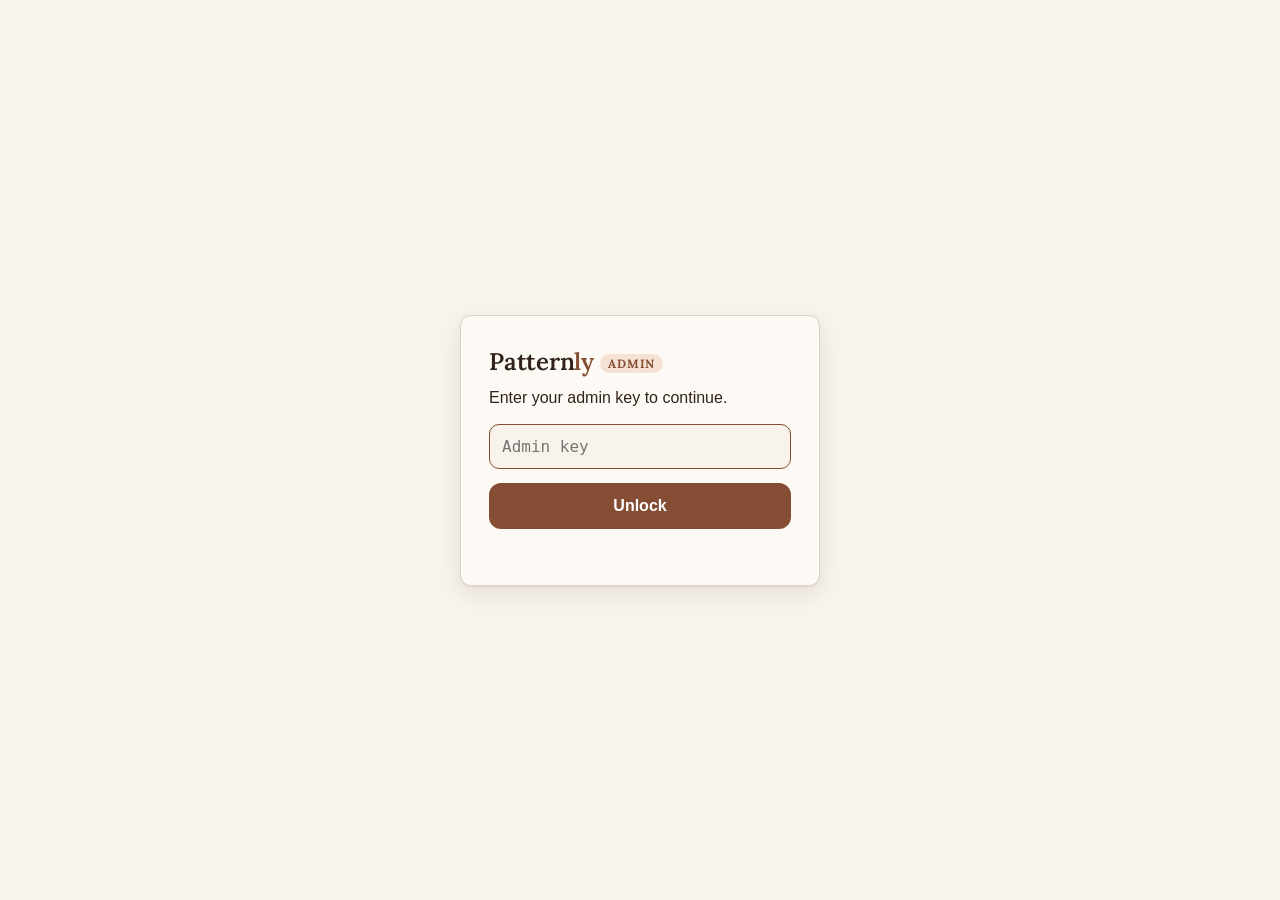
<file: admin.html>
<!DOCTYPE html>
<html lang="en">
<head>
  <meta charset="UTF-8" />
  <meta name="viewport" content="width=device-width, initial-scale=1" />
  <title>Patternly · Admin</title>
  <link rel="preconnect" href="https://fonts.googleapis.com" />
  <link rel="preconnect" href="https://fonts.gstatic.com" crossorigin />
  <link rel="stylesheet" href="https://fonts.googleapis.com/css2?family=Lora:ital,wght@0,500;0,600;0,700;1,500&display=swap" />
  <link rel="stylesheet" href="styles.css" />
  <link rel="stylesheet" href="admin.css" />
</head>
<body>
  <div id="admin">
    <!-- LOCK -->
    <div id="lock" class="lock">
      <div class="lock-card">
        <div class="brand">Pattern<span>ly</span> <span class="admin-tag">admin</span></div>
        <p class="mut">Enter your admin key to continue.</p>
        <input id="keyInput" type="password" class="report-input" placeholder="Admin key" autocomplete="off" />
        <button id="unlockBtn" class="modal-btn">Unlock</button>
        <div id="lockErr" class="lock-err"></div>
      </div>
    </div>

    <!-- APP -->
    <div id="panel" class="panel" style="display:none;">
      <header class="ad-header">
        <div class="brand">Pattern<span>ly</span> <span class="admin-tag">admin</span></div>
        <div class="totals" id="totals"></div>
        <button class="icon-btn" id="refreshBtn" title="Refresh">⟳</button>
      </header>

      <nav class="tabs">
        <button class="tab active" data-tab="queue">Review queue</button>
        <button class="tab" data-tab="submissions">Submissions</button>
        <button class="tab" data-tab="compose">Compose</button>
        <button class="tab" data-tab="schedule">Schedule</button>
      </nav>

      <!-- QUEUE -->
      <section class="tabpane active" id="pane-queue">
        <p class="mut" id="queueHint"></p>
        <div id="queueList"></div>
      </section>

      <!-- SUBMISSIONS -->
      <section class="tabpane" id="pane-submissions">
        <p class="mut" id="subHint"></p>
        <div id="submissionsList"></div>
      </section>

      <!-- COMPOSE -->
      <section class="tabpane" id="pane-compose">
        <div class="compose-grid">
          <div class="field"><label>Difficulty</label>
            <select id="cDiff"><option value="easy">Easy (3 examples)</option><option value="hard">Hard (4 examples)</option></select></div>
          <div class="field"><label>Puzzle ID</label><input id="cId" class="ti" /></div>
        </div>

        <label class="section-lbl">Examples</label>
        <div id="cExamples" class="examples-edit"></div>

        <div class="compose-grid">
          <div class="field"><label>Question input</label><input id="cQ" class="ti" inputmode="numeric" /></div>
          <div class="field"><label>Answer</label><input id="cA" class="ti" inputmode="numeric" /></div>
        </div>
        <div class="field"><label>Rule name (shown on reveal)</label><input id="cRule" class="ti" placeholder="e.g. Multiply by 3" /></div>

        <div id="checker" class="checker"></div>

        <label class="chk-line"><input type="checkbox" id="cOverride" /> Publish anyway (override ambiguity block)</label>
        <button id="saveBtn" class="modal-btn">Create puzzle</button>
      </section>

      <!-- SCHEDULE -->
      <section class="tabpane" id="pane-schedule">
        <p class="mut" id="runway"></p>
        <div id="scheduleList"></div>
      </section>
    </div>
  </div>

  <div class="toast" id="toast"></div>

  <script src="config.js"></script>
  <script src="checker.js"></script>
  <script src="admin.js"></script>
</body>
</html>
</file>
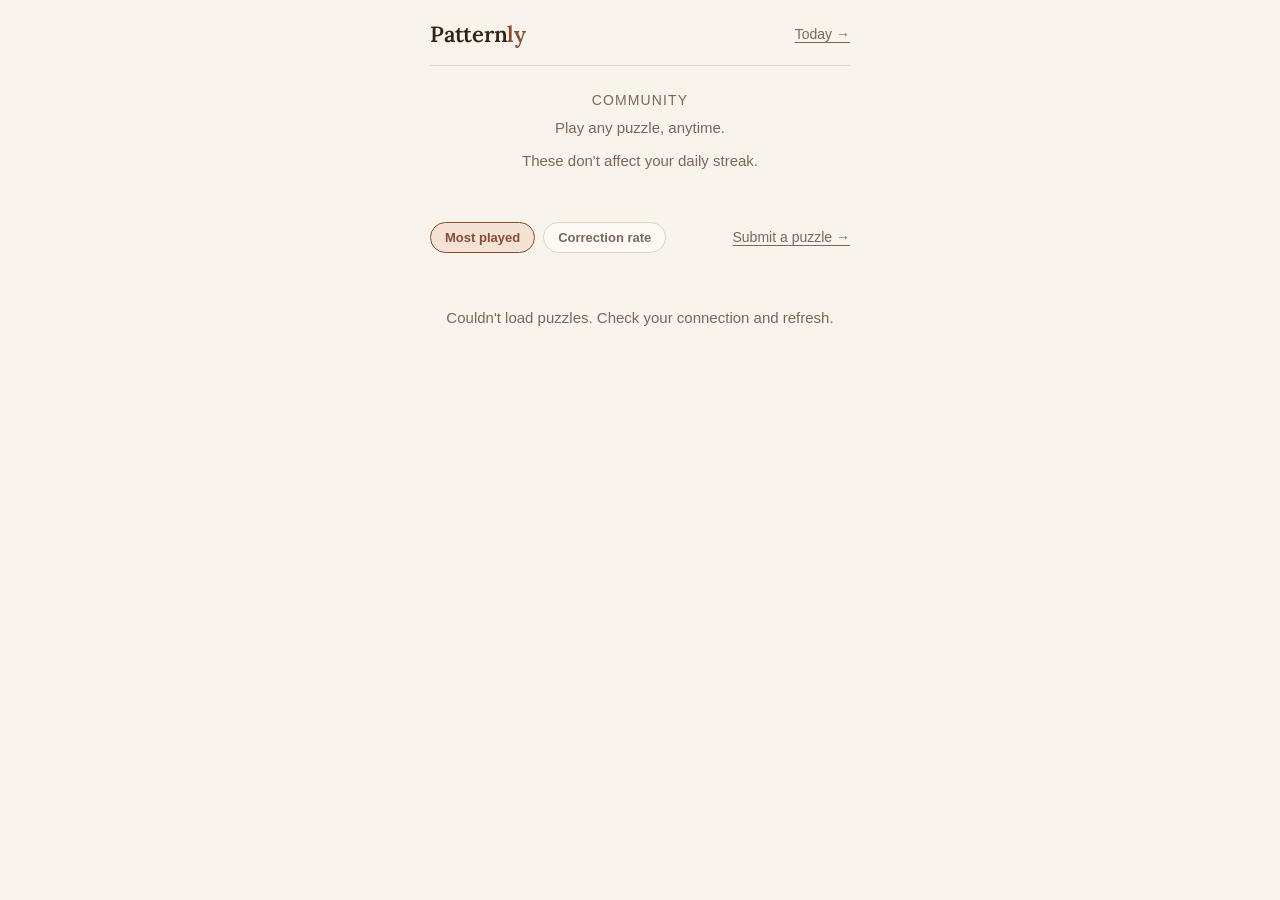
<file: community.html>
<!DOCTYPE html>
<html lang="en">
<head>
  <meta charset="UTF-8" />
  <meta name="viewport" content="width=device-width, initial-scale=1, viewport-fit=cover" />
  <meta name="theme-color" content="#8a5b34" />
  <title>Patternly · Community</title>
  <link rel="preconnect" href="https://fonts.googleapis.com" />
  <link rel="preconnect" href="https://fonts.gstatic.com" crossorigin />
  <link rel="stylesheet" href="https://fonts.googleapis.com/css2?family=Lora:ital,wght@0,500;0,600;0,700;1,500&display=swap" />
  <link rel="stylesheet" href="styles.css" />
</head>
<body>
  <div id="app">
    <header>
      <a class="brand" href="index.html">Pattern<span>ly</span></a>
      <a class="link-btn nav-link" href="index.html">Today →</a>
    </header>

    <main>
      <section class="screen active" style="padding-top:24px">
        <div class="home-top">
          <div class="home-date">Community</div>
          <div class="tagline">Play any puzzle, anytime.</div>
          <div class="home-streak" style="color:var(--muted)">These don't affect your daily streak.</div>
        </div>

        <div class="sort-row">
          <button class="sort-btn active" data-sort="plays">Most played</button>
          <button class="sort-btn" data-sort="rate">Correction rate</button>
          <a class="link-btn nav-link submit-link" href="submit.html">Submit a puzzle →</a>
        </div>

        <div class="archive-list" id="communityList">
          <div class="community-empty" id="loading">Loading puzzles…</div>
        </div>
      </section>
    </main>
  </div>

  <div class="toast" id="toast"></div>

  <script src="config.js"></script>
  <script src="community.js"></script>
</body>
</html>
</file>
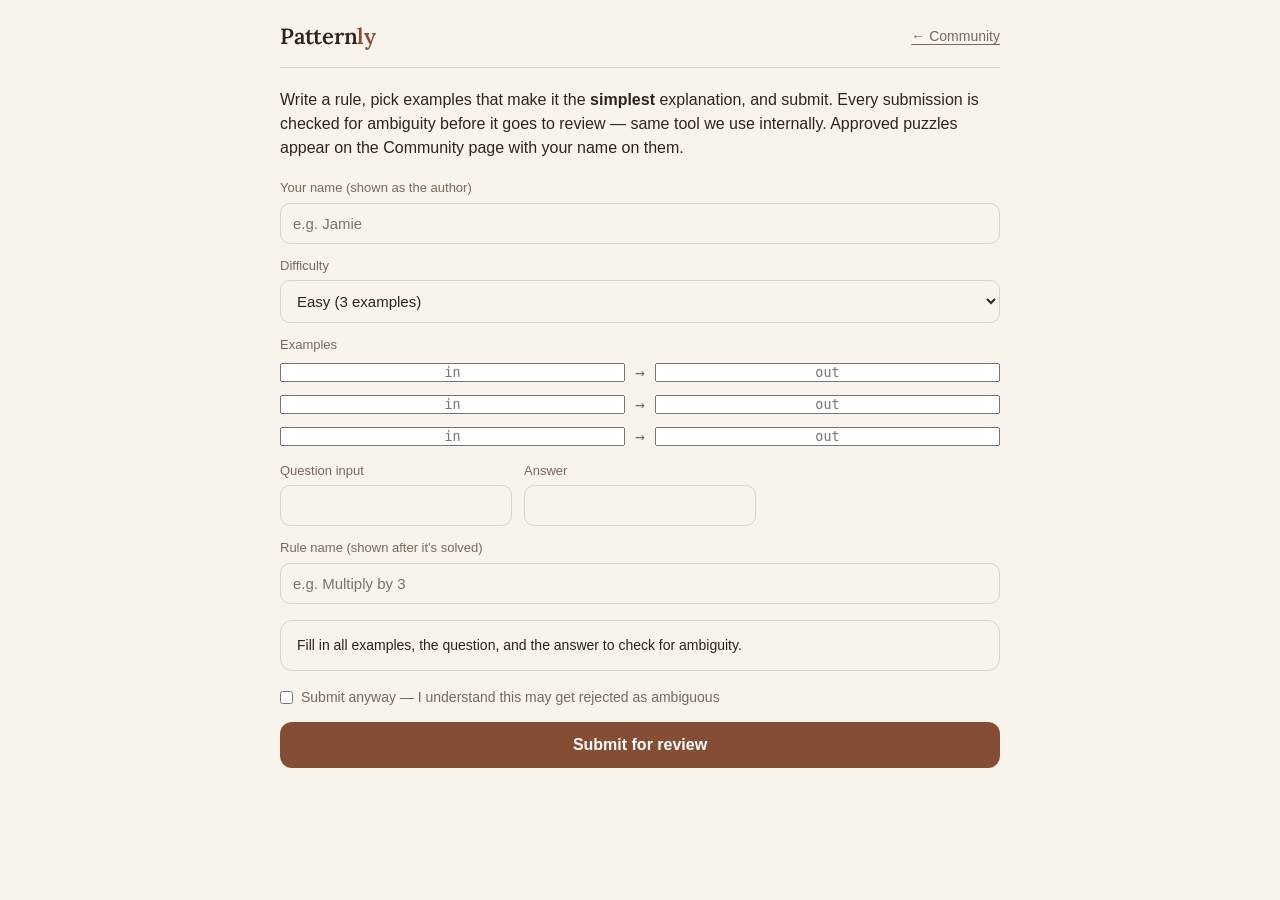
<file: submit.html>
<!DOCTYPE html>
<html lang="en">
<head>
  <meta charset="UTF-8" />
  <meta name="viewport" content="width=device-width, initial-scale=1, viewport-fit=cover" />
  <meta name="theme-color" content="#8a5b34" />
  <title>Patternly · Submit a puzzle</title>
  <link rel="preconnect" href="https://fonts.googleapis.com" />
  <link rel="preconnect" href="https://fonts.gstatic.com" crossorigin />
  <link rel="stylesheet" href="https://fonts.googleapis.com/css2?family=Lora:ital,wght@0,500;0,600;0,700;1,500&display=swap" />
  <link rel="stylesheet" href="styles.css" />
  <link rel="stylesheet" href="admin.css" />
</head>
<body>
  <div id="admin">
    <header class="ad-header">
      <a class="brand" href="community.html">Pattern<span>ly</span></a>
      <a class="link-btn nav-link" href="community.html" style="margin-left:auto">← Community</a>
    </header>

    <section style="padding:20px 0 60px;">
      <p class="mut" style="margin-bottom:18px;">
        Write a rule, pick examples that make it the <b>simplest</b> explanation, and submit.
        Every submission is checked for ambiguity before it goes to review — same tool we use
        internally. Approved puzzles appear on the Community page with your name on them.
      </p>

      <div id="form">
        <div class="field"><label>Your name (shown as the author)</label><input id="sName" class="ti" placeholder="e.g. Jamie" maxlength="40" /></div>

        <div class="field"><label>Difficulty</label>
          <select id="sDiff"><option value="easy">Easy (3 examples)</option><option value="hard">Hard (4 examples)</option></select></div>

        <label class="section-lbl">Examples</label>
        <div id="sExamples" class="examples-edit"></div>

        <div class="compose-grid">
          <div class="field"><label>Question input</label><input id="sQ" class="ti" inputmode="numeric" /></div>
          <div class="field"><label>Answer</label><input id="sA" class="ti" inputmode="numeric" /></div>
        </div>
        <div class="field"><label>Rule name (shown after it's solved)</label><input id="sRule" class="ti" placeholder="e.g. Multiply by 3" maxlength="60" /></div>

        <div id="checker" class="checker"></div>

        <label class="chk-line"><input type="checkbox" id="sOverride" /> Submit anyway — I understand this may get rejected as ambiguous</label>
        <button id="submitBtn" class="modal-btn">Submit for review</button>
      </div>

      <div id="done" style="display:none; text-align:center; padding:40px 0;">
        <div style="width:34px;height:2px;background:var(--accent);margin:0 auto 22px;"></div>
        <h2 style="margin:12px 0 6px;">Sent for review</h2>
        <p class="mut" id="doneMsg"></p>
        <a class="modal-btn" style="display:inline-block; margin-top:18px; text-decoration:none;" href="community.html">Back to Community</a>
      </div>
    </section>
  </div>

  <div class="toast" id="toast"></div>

  <script src="config.js"></script>
  <script src="checker.js"></script>
  <script src="submit.js"></script>
</body>
</html>
</file>
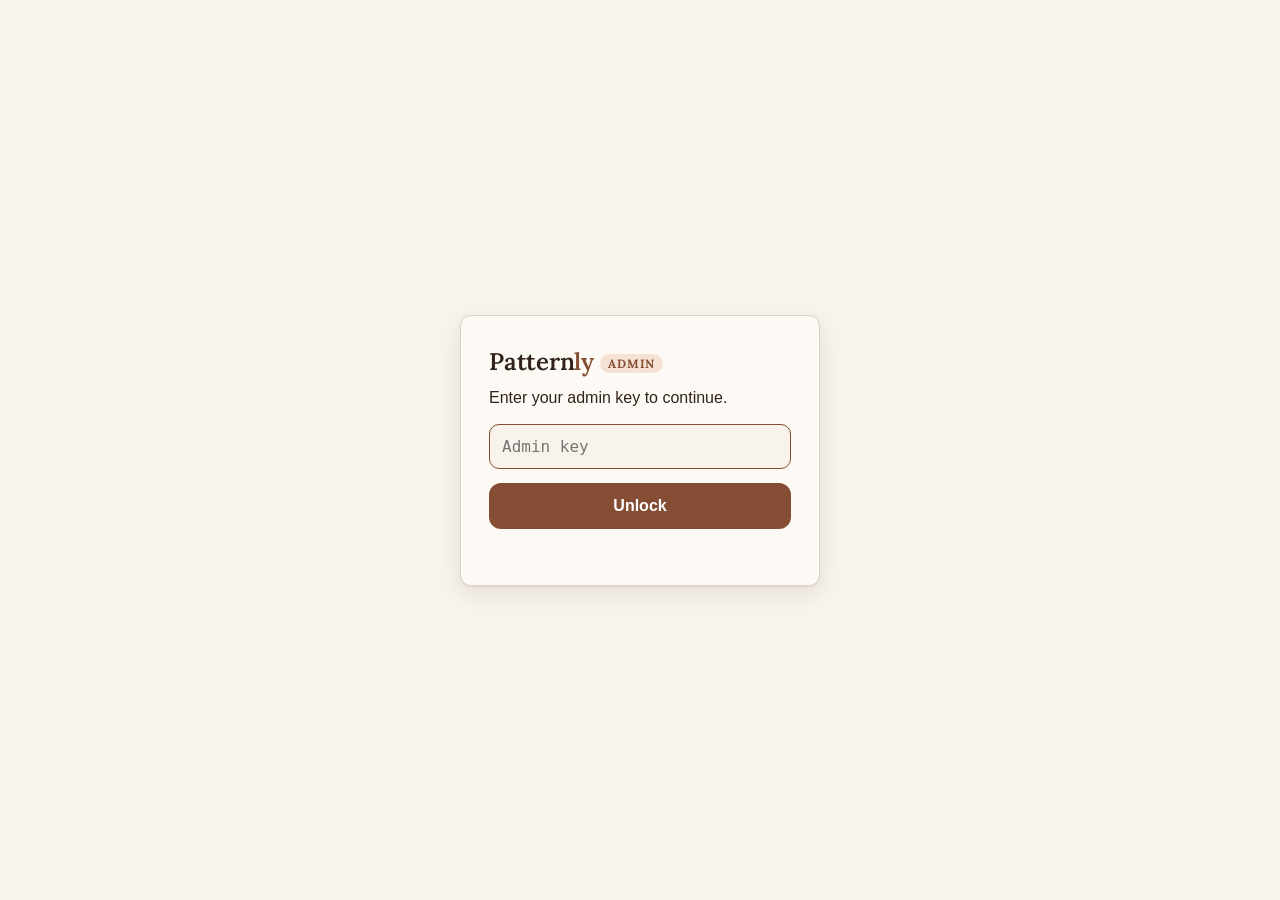
<file: public/admin.html>
<!DOCTYPE html>
<html lang="en">
<head>
  <meta charset="UTF-8" />
  <meta name="viewport" content="width=device-width, initial-scale=1" />
  <title>Patternly · Admin</title>
  <link rel="preconnect" href="https://fonts.googleapis.com" />
  <link rel="preconnect" href="https://fonts.gstatic.com" crossorigin />
  <link rel="stylesheet" href="https://fonts.googleapis.com/css2?family=Lora:ital,wght@0,500;0,600;0,700;1,500&display=swap" />
  <link rel="stylesheet" href="styles.css" />
  <link rel="stylesheet" href="admin.css" />
</head>
<body>
  <div id="admin">
    <!-- LOCK -->
    <div id="lock" class="lock">
      <div class="lock-card">
        <div class="brand">Pattern<span>ly</span> <span class="admin-tag">admin</span></div>
        <p class="mut">Enter your admin key to continue.</p>
        <input id="keyInput" type="password" class="report-input" placeholder="Admin key" autocomplete="off" />
        <button id="unlockBtn" class="modal-btn">Unlock</button>
        <div id="lockErr" class="lock-err"></div>
      </div>
    </div>

    <!-- APP -->
    <div id="panel" class="panel" style="display:none;">
      <header class="ad-header">
        <div class="brand">Pattern<span>ly</span> <span class="admin-tag">admin</span></div>
        <div class="totals" id="totals"></div>
        <button class="icon-btn" id="refreshBtn" title="Refresh">⟳</button>
      </header>

      <nav class="tabs">
        <button class="tab active" data-tab="queue">Review queue</button>
        <button class="tab" data-tab="submissions">Submissions</button>
        <button class="tab" data-tab="compose">Compose</button>
        <button class="tab" data-tab="schedule">Schedule</button>
      </nav>

      <!-- QUEUE -->
      <section class="tabpane active" id="pane-queue">
        <p class="mut" id="queueHint"></p>
        <div class="qfilter">
          <input id="qSearch" class="ti" placeholder="Search by ID or rule…" autocomplete="off" />
          <div class="qfilter-pills">
            <button type="button" class="fpill active" data-diff="all">All</button>
            <button type="button" class="fpill" data-diff="easy">Easy</button>
            <button type="button" class="fpill" data-diff="hard">Hard</button>
          </div>
          <label class="qfilter-toggle"><input type="checkbox" id="qShowRetired" checked /> Show retired</label>
        </div>
        <div id="queueList"></div>
      </section>

      <!-- SUBMISSIONS -->
      <section class="tabpane" id="pane-submissions">
        <p class="mut" id="subHint"></p>
        <div id="submissionsList"></div>
      </section>

      <!-- COMPOSE -->
      <section class="tabpane" id="pane-compose">
        <div class="compose-grid">
          <div class="field"><label>Difficulty</label>
            <select id="cDiff"><option value="easy">Easy (3 examples)</option><option value="hard">Hard (4 examples)</option></select></div>
          <div class="field"><label>Puzzle ID</label><input id="cId" class="ti" /></div>
        </div>

        <label class="section-lbl">Examples</label>
        <div id="cExamples" class="examples-edit"></div>

        <div class="compose-grid">
          <div class="field"><label>Question input</label><input id="cQ" class="ti" inputmode="numeric" /></div>
          <div class="field"><label>Answer</label><input id="cA" class="ti" inputmode="numeric" /></div>
        </div>
        <div class="field"><label>Rule name (shown on reveal)</label><input id="cRule" class="ti" placeholder="e.g. Multiply by 3" /></div>

        <div id="checker" class="checker"></div>

        <label class="chk-line"><input type="checkbox" id="cOverride" /> Publish anyway (override ambiguity block)</label>
        <button id="saveBtn" class="modal-btn">Create puzzle</button>
      </section>

      <!-- SCHEDULE -->
      <section class="tabpane" id="pane-schedule">
        <p class="mut" id="runway"></p>
        <div id="scheduleList"></div>
      </section>
    </div>
  </div>

  <!-- EDIT MODAL -->
  <div id="editModal" class="edit-modal" style="display:none;">
    <div class="edit-backdrop" id="eBackdrop"></div>
    <div class="edit-card">
      <div class="edit-head">
        <h3 class="edit-title">Edit <span id="eTitle" class="mono"></span> <span id="eDiffPill" class="pill"></span></h3>
        <button class="icon-btn" id="eClose" title="Close" aria-label="Close">✕</button>
      </div>
      <p class="edit-note">Fix the numbers or the rule name. Difficulty and ID can't change here — a wrong ID would orphan existing plays and reports.</p>
      <label class="section-lbl">Examples</label>
      <div id="eExamples" class="examples-edit"></div>
      <div class="compose-grid">
        <div class="field"><label>Question input</label><input id="eQ" class="ti" inputmode="numeric" /></div>
        <div class="field"><label>Answer</label><input id="eA" class="ti" inputmode="numeric" /></div>
      </div>
      <div class="field"><label>Rule name (shown on reveal)</label><input id="eRule" class="ti" /></div>
      <div id="eChecker" class="checker"></div>
      <label class="chk-line"><input type="checkbox" id="eOverride" /> Save anyway (override ambiguity block)</label>
      <div class="edit-actions">
        <button id="eCancel" class="sm-btn">Cancel</button>
        <button id="eSave" class="modal-btn">Save changes</button>
      </div>
    </div>
  </div>

  <div class="toast" id="toast"></div>

  <script src="config.js"></script>
  <script src="checker.js"></script>
  <script src="admin.js"></script>
</body>
</html>
</file>
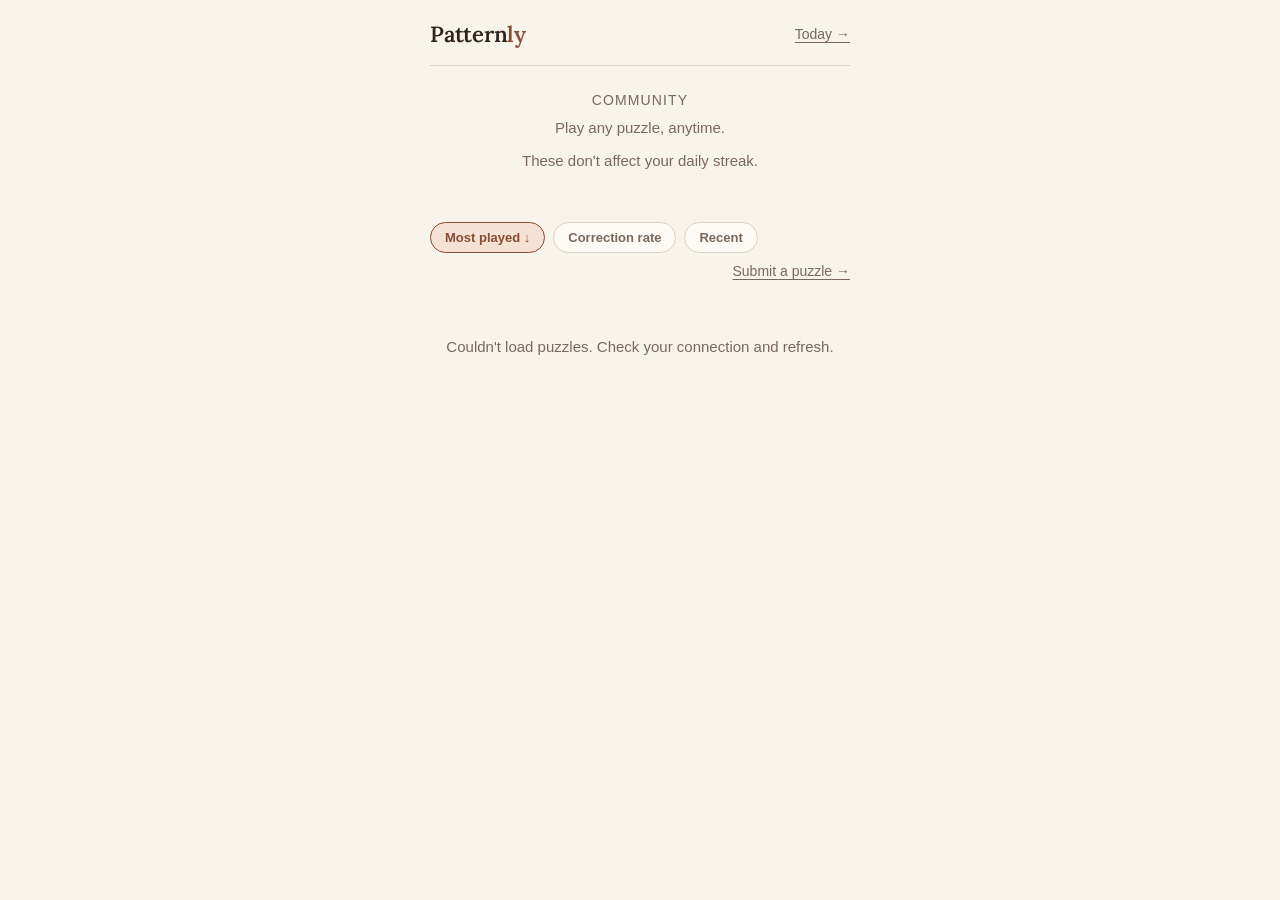
<file: public/community.html>
<!DOCTYPE html>
<html lang="en">
<head>
  <meta charset="UTF-8" />
  <meta name="viewport" content="width=device-width, initial-scale=1, viewport-fit=cover" />
  <meta name="theme-color" content="#8a5b34" />
  <title>Patternly · Community</title>
  <link rel="preconnect" href="https://fonts.googleapis.com" />
  <link rel="preconnect" href="https://fonts.gstatic.com" crossorigin />
  <link rel="stylesheet" href="https://fonts.googleapis.com/css2?family=Lora:ital,wght@0,500;0,600;0,700;1,500&display=swap" />
  <link rel="stylesheet" href="styles.css" />
</head>
<body>
  <div id="app">
    <header>
      <a class="brand" href="index.html">Pattern<span>ly</span></a>
      <a class="link-btn nav-link" href="index.html">Today →</a>
    </header>

    <main>
      <section class="screen active" style="padding-top:24px">
        <div class="home-top">
          <div class="home-date">Community</div>
          <div class="tagline">Play any puzzle, anytime.</div>
          <div class="home-streak" style="color:var(--muted)">These don't affect your daily streak.</div>
        </div>

        <div class="sort-row">
          <button class="sort-btn active" data-sort="plays">Most played</button>
          <button class="sort-btn" data-sort="rate">Correction rate</button>
          <button class="sort-btn" data-sort="recent">Recent</button>
          <a class="link-btn nav-link submit-link" href="submit.html">Submit a puzzle →</a>
        </div>

        <div class="archive-list" id="communityList">
          <div class="community-empty" id="loading">Loading puzzles…</div>
        </div>
      </section>
    </main>
  </div>

  <div class="toast" id="toast"></div>

  <script src="config.js"></script>
  <script src="community.js"></script>
</body>
</html>
</file>
<file: styles.css>
/* Patternly — quiet, wood-toned, unhurried.
   Warm neutrals, one walnut accent + one ochre accent, light + dark via prefers-color-scheme. */

:root {
  --bg: oklch(96.5% 0.012 75);
  --surface: oklch(98.5% 0.007 75);
  --text: oklch(27% 0.025 55);
  --muted: oklch(53% 0.03 55);
  --line: oklch(87% 0.022 70);
  --accent: oklch(48% 0.085 45);
  --accent-soft: oklch(92.5% 0.028 60);
  --accent2: oklch(50% 0.085 95);
  --accent2-soft: oklch(92.5% 0.03 95);
  --good: oklch(46% 0.07 145);
  --bad: oklch(47% 0.1 30);
  --good-cell: oklch(56% 0.09 145);
  --bad-cell: oklch(56% 0.1 30);
  --dot-on: oklch(27% 0.025 55);
  --shadow: 0 1px 2px rgba(60,42,24,.07), 0 8px 22px rgba(60,42,24,.09);
  --radius: 11px;
  --mono: ui-monospace, "SF Mono", "Roboto Mono", Menlo, Consolas, monospace;
  --sans: -apple-system, BlinkMacSystemFont, "Segoe UI", Roboto, Helvetica, Arial, sans-serif;
  --serif: "Lora", Georgia, "Iowan Old Style", serif;
}

@media (prefers-color-scheme: dark) {
  :root {
    --bg: oklch(21% 0.017 50);
    --surface: oklch(25.5% 0.018 50);
    --text: oklch(92% 0.018 70);
    --muted: oklch(66% 0.025 60);
    --line: oklch(33% 0.02 50);
    --accent: oklch(74% 0.08 55);
    --accent-soft: oklch(31% 0.035 55);
    --accent2: oklch(76% 0.08 95);
    --accent2-soft: oklch(31% 0.035 95);
    --good: oklch(68% 0.09 145);
    --bad: oklch(68% 0.1 30);
    --good-cell: oklch(60% 0.09 145);
    --bad-cell: oklch(60% 0.1 30);
    --dot-on: oklch(92% 0.018 70);
    --shadow: 0 1px 2px rgba(0,0,0,.32), 0 8px 24px rgba(0,0,0,.4);
  }
}

* { box-sizing: border-box; margin: 0; padding: 0; }

html, body {
  height: 100%;
}

body {
  font-family: var(--sans);
  background: var(--bg);
  color: var(--text);
  -webkit-font-smoothing: antialiased;
  line-height: 1.5;
  display: flex;
  justify-content: center;
}

#app {
  width: 100%;
  max-width: 460px;
  min-height: 100dvh;
  display: flex;
  flex-direction: column;
  padding: 0 20px;
}

/* ---------- header ---------- */
header {
  display: flex;
  align-items: center;
  justify-content: space-between;
  padding: 18px 0 14px;
  border-bottom: 1px solid var(--line);
}
.brand {
  font-weight: 600;
  font-size: 22px;
  letter-spacing: -0.01em;
  cursor: pointer;
  background: none; border: none; color: var(--text);
  font-family: var(--serif);
  text-decoration: none;
}
.nav-link { text-decoration: none; }
a.arch-item { text-decoration: none; }
.community-empty { color: var(--muted); text-align: center; padding: 40px 0; font-size: 15px; }
.sort-row { display: flex; align-items: center; gap: 8px; margin: 22px 0 14px; flex-wrap: wrap; }
.sort-btn {
  padding: 7px 14px; font-size: 13px; font-weight: 600; font-family: inherit;
  border: 1px solid var(--line); border-radius: 999px; background: var(--surface); color: var(--muted); cursor: pointer;
}
.sort-btn.active { border-color: var(--accent); color: var(--accent); background: var(--accent-soft); }
.submit-link { margin-left: auto; font-size: 14px; }
.arch-item .ai-meta { display: flex; align-items: center; gap: 8px; font-size: 12px; color: var(--muted); }
.arch-item .ai-author { color: var(--accent); }
.brand span { color: var(--accent); }
.header-btns { display: flex; gap: 4px; }
.icon-btn {
  background: none;
  border: none;
  color: var(--muted);
  cursor: pointer;
  padding: 8px;
  border-radius: 10px;
  font-size: 18px;
  line-height: 1;
  display: grid;
  place-items: center;
  min-width: 40px;
  min-height: 40px;
}
.icon-btn:hover { background: var(--accent-soft); color: var(--accent); }

/* ---------- screens ---------- */
main { flex: 1; display: flex; flex-direction: column; }
.screen { display: none; flex: 1; flex-direction: column; padding: 24px 0; }
.screen.active { display: flex; animation: fade .25s ease; }
@keyframes fade { from { opacity: 0; transform: translateY(4px); } to { opacity: 1; transform: none; } }

/* ---------- home ---------- */
.home-top { text-align: center; margin-bottom: 28px; }
.home-date { color: var(--muted); font-size: 14px; text-transform: uppercase; letter-spacing: .08em; }
.home-streak { margin-top: 10px; font-size: 15px; }
.home-streak b { font-size: 17px; }
.tagline { color: var(--muted); font-size: 15px; margin-top: 6px; }

.mode-card {
  width: 100%;
  background: var(--surface);
  border: 1px solid var(--line);
  border-radius: var(--radius);
  padding: 20px;
  margin-bottom: 14px;
  cursor: pointer;
  text-align: left;
  font-family: inherit;
  color: inherit;
  box-shadow: var(--shadow);
  display: flex;
  align-items: center;
  justify-content: space-between;
  transition: transform .12s ease, border-color .12s ease;
}
.mode-card:hover { transform: translateY(-1px); border-color: var(--accent); }
.mode-card .mc-left { display: flex; flex-direction: column; gap: 3px; }
.mode-card .mc-title { font-size: 20px; font-weight: 600; font-family: var(--serif); }
.mode-card .mc-sub { font-size: 13px; color: var(--muted); }
.mode-card .mc-status { font-size: 26px; }
.mode-card.solved { border-color: var(--good); }
.mode-card.failed { border-color: var(--line); opacity: .85; }
.mc-badge {
  font-size: 12px; font-weight: 700; text-transform: uppercase; letter-spacing: .06em;
  padding: 3px 9px; border-radius: 999px; color: var(--accent); background: var(--accent-soft);
}
.mc-badge.hard { color: var(--accent2); background: var(--accent2-soft); }

.home-foot { margin-top: auto; text-align: center; padding-top: 20px; }
.link-btn {
  background: none; border: none; color: var(--muted); cursor: pointer;
  font-family: inherit; font-size: 14px; text-decoration: underline; text-underline-offset: 3px;
}
.link-btn:hover { color: var(--accent); }

/* ---------- puzzle ---------- */
.puzzle-head { display: flex; align-items: center; justify-content: space-between; margin-bottom: 18px; }
.back { background: none; border: none; color: var(--muted); cursor: pointer; font-size: 15px; font-family: inherit; padding: 6px 0; }
.back:hover { color: var(--accent); }
.lives { display: flex; gap: 8px; align-items: center; }
.dot { width: 12px; height: 12px; border-radius: 50%; background: var(--dot-on); transition: all .3s ease; }
.dot.lost { background: transparent; box-shadow: inset 0 0 0 2px var(--line); }

.examples { display: flex; flex-direction: column; gap: 4px; margin: 4px 0 8px; }
.eqrow {
  display: grid;
  grid-template-columns: 1fr auto 1fr;
  align-items: center;
  gap: 14px;
  font-family: var(--mono);
  font-size: 26px;
  padding: 9px 0;
}
.eqrow .in { text-align: right; }
.eqrow .out { text-align: left; font-weight: 700; }
.eqrow .arrow { color: var(--muted); font-size: 20px; }
.eqrow.question { border-top: 1px dashed var(--line); margin-top: 8px; padding-top: 18px; }
.eqrow.question .out { color: var(--accent); }

.guess-display {
  font-family: var(--mono);
  font-size: 30px;
  text-align: center;
  min-height: 46px;
  padding: 6px;
  color: var(--accent);
  letter-spacing: .04em;
}
.guess-display.empty { color: var(--line); }
.guess-display.shake { animation: shake .4s ease; }
@keyframes shake {
  0%,100% { transform: translateX(0); }
  20% { transform: translateX(-8px); }
  40% { transform: translateX(8px); }
  60% { transform: translateX(-5px); }
  80% { transform: translateX(5px); }
}

.wrong-list { text-align: center; min-height: 22px; margin-bottom: 6px; font-family: var(--mono); font-size: 14px; color: var(--muted); }
.wrong-list span { text-decoration: line-through; margin: 0 5px; }

.pad-wrap { margin-top: auto; }
.keypad { display: grid; grid-template-columns: repeat(3, 1fr); gap: 8px; }
.key {
  padding: 16px 0;
  font-size: 22px;
  font-family: var(--mono);
  border: 1px solid var(--line);
  background: var(--surface);
  color: var(--text);
  border-radius: 12px;
  cursor: pointer;
  transition: background .1s ease, transform .05s ease;
}
.key:hover { background: var(--accent-soft); }
.key:active { transform: scale(.96); }
.key.util { font-size: 15px; color: var(--muted); font-family: var(--sans); }

.guess-btn {
  width: 100%;
  margin-top: 10px;
  padding: 16px;
  font-size: 17px;
  font-weight: 700;
  border: none;
  border-radius: 12px;
  background: var(--accent);
  color: #fff;
  cursor: pointer;
  font-family: inherit;
  transition: opacity .12s ease, background .12s ease;
}
.guess-btn:disabled { opacity: .4; cursor: default; }
.guess-btn.confirm { background: var(--good); }

/* ---------- result ---------- */
.result-inner { text-align: center; display: flex; flex-direction: column; gap: 0; }
.result-emoji { font-size: 48px; margin-top: 8px; }
.result-title { font-size: 26px; font-weight: 600; font-family: var(--serif); margin-top: 6px; }
.result-title.win { color: var(--good); }
.result-title.lose { color: var(--bad); }
.result-sub { color: var(--muted); font-size: 15px; margin-top: 4px; }

.reveal-card {
  margin: 22px 0;
  background: var(--surface);
  border: 1px solid var(--line);
  border-radius: var(--radius);
  padding: 22px;
  box-shadow: var(--shadow);
  animation: reveal .5s cubic-bezier(.2,.7,.3,1);
}
@keyframes reveal { from { opacity: 0; transform: translateY(10px) scale(.98); } to { opacity: 1; transform: none; } }
.reveal-label { font-size: 12px; text-transform: uppercase; letter-spacing: .1em; color: var(--muted); }
.reveal-rule { font-size: 22px; font-weight: 600; font-family: var(--serif); margin: 8px 0 14px; }
.reveal-eq { font-family: var(--mono); font-size: 22px; }
.reveal-eq b { color: var(--accent); }
.solve-rate { margin-top: 14px; font-size: 14px; color: var(--muted); }
.solve-rate b { color: var(--text); }

.stat-strip { display: flex; justify-content: center; gap: 26px; margin: 6px 0 22px; }
.stat-strip .s { display: flex; flex-direction: column; }
.stat-strip .num { font-size: 26px; font-weight: 800; }
.stat-strip .lbl { font-size: 11px; text-transform: uppercase; letter-spacing: .06em; color: var(--muted); }

.share-btn {
  width: 100%; padding: 16px; font-size: 17px; font-weight: 700;
  border: none; border-radius: 12px; background: var(--accent); color: #fff;
  cursor: pointer; font-family: inherit; display: flex; align-items: center; justify-content: center; gap: 8px;
}
.share-btn:active { transform: scale(.98); }
.countdown { margin-top: 18px; color: var(--muted); font-size: 14px; }
.countdown b { font-family: var(--mono); color: var(--text); }
.report-row { margin-top: 14px; }

/* ---------- modal ---------- */
.overlay {
  position: fixed; inset: 0; background: rgba(0,0,0,.45);
  display: none; align-items: center; justify-content: center; padding: 20px; z-index: 50;
}
.overlay.active { display: flex; animation: fade .2s ease; }
.modal {
  background: var(--surface); border-radius: var(--radius); padding: 26px 24px;
  width: 100%; max-width: 400px; box-shadow: var(--shadow); position: relative;
  max-height: 88dvh; overflow-y: auto;
}
.modal h2 { font-size: 20px; font-weight: 600; font-family: var(--serif); margin-bottom: 4px; }
.modal .close { position: absolute; top: 12px; right: 14px; }
.modal p.mut { color: var(--muted); font-size: 14px; margin-bottom: 16px; }

.dist-row { display: flex; align-items: center; gap: 10px; margin: 6px 0; font-size: 14px; }
.dist-row .k { width: 58px; color: var(--muted); }
.dist-bar { height: 24px; background: var(--accent); border-radius: 6px; min-width: 26px; color: #fff;
  display: flex; align-items: center; justify-content: flex-end; padding: 0 8px; font-weight: 700; font-family: var(--mono); font-size: 13px; }
.dist-bar.fail { background: var(--muted); }

.stats-auth { color: var(--muted); font-size: 13px; margin: 2px 0 16px; }
.stats-auth .auth-link { font-size: 13px; padding: 0; color: var(--muted); background: none; border: none; cursor: pointer; text-decoration: underline; text-underline-offset: 2px; font-family: inherit; }
.stats-auth .auth-link:hover { color: var(--accent); }
.stats-auth #signInForm { margin-top: 8px; }
.stats-auth .report-input { font-size: 14px; padding: 10px; margin: 0 0 8px; }
.stats-auth .modal-btn { padding: 10px; font-size: 14px; }
.stats-auth .auth-btn-row { display: flex; gap: 8px; }
.stats-auth .auth-btn-row .modal-btn { flex: 1; }
.stats-auth .modal-btn.secondary { background: var(--surface); color: var(--text); border: 1px solid var(--line); }

.stats-grid { display: grid; grid-template-columns: repeat(4,1fr); gap: 4px; margin: 8px 0 22px; text-align: center; }
.stats-grid .num { font-size: 24px; font-weight: 800; }
.stats-grid .lbl { font-size: 10px; text-transform: uppercase; letter-spacing: .04em; color: var(--muted); }

.report-opt {
  display: block; width: 100%; text-align: left; padding: 14px; margin-bottom: 8px;
  border: 1px solid var(--line); border-radius: 12px; background: var(--surface); color: var(--text);
  cursor: pointer; font-family: inherit; font-size: 15px;
}
.report-opt:hover { border-color: var(--accent); background: var(--accent-soft); }
.report-opt.selected { border-color: var(--accent); background: var(--accent-soft); }
.report-opt .rt { font-weight: 700; }
.report-opt .rd { font-size: 13px; color: var(--muted); margin-top: 2px; }
.report-input {
  width: 100%; padding: 12px; font-size: 16px; font-family: var(--mono);
  border: 1px solid var(--line); border-radius: 10px; background: var(--bg); color: var(--text); margin: 4px 0 14px;
}
.report-input:focus { outline: none; border-color: var(--accent); }
.modal-btn {
  width: 100%; padding: 14px; font-size: 16px; font-weight: 700; border: none;
  border-radius: 12px; background: var(--accent); color: #fff; cursor: pointer; font-family: inherit;
}
.modal-btn:disabled { opacity: .4; cursor: default; }

.how-step { display: flex; gap: 12px; margin: 14px 0; align-items: flex-start; }
.how-num { flex-shrink: 0; width: 26px; height: 26px; border-radius: 50%; background: var(--accent-soft); color: var(--accent);
  display: grid; place-items: center; font-weight: 700; font-size: 14px; }
.how-step .ht { font-size: 15px; }
.how-step .ht b { color: var(--accent); }
.mono-inline { font-family: var(--mono); }

/* ---------- archive ---------- */
.archive-list { display: flex; flex-direction: column; gap: 8px; }
.arch-item {
  display: flex; flex-direction: column; align-items: flex-start; gap: 5px;
  padding: 14px 16px; border: 1px solid var(--line); border-radius: 12px; background: var(--surface);
  cursor: pointer; font-family: inherit; color: inherit; text-align: left;
}
.arch-item:hover { border-color: var(--accent); }
.arch-item .ai-eq { font-family: var(--mono); font-size: 15px; white-space: nowrap; overflow: hidden; text-overflow: ellipsis; max-width: 100%; }
.arch-section-title { font-weight: 600; font-size: 14px; text-transform: uppercase; letter-spacing: .06em;
  color: var(--muted); margin: 18px 0 8px; }
.toast {
  position: fixed; bottom: 28px; left: 50%; transform: translateX(-50%);
  background: var(--text); color: var(--bg); padding: 12px 20px; border-radius: 999px;
  font-size: 14px; font-weight: 600; z-index: 60; opacity: 0; transition: opacity .2s ease; pointer-events: none;
}
.toast.show { opacity: 1; }
</file>
<file: admin.css>
/* Admin-only styles, layered on top of the game's styles.css variables. */

#admin { max-width: 760px; margin: 0 auto; padding: 0 20px 60px; }

.admin-tag {
  font-size: 12px; font-weight: 700; text-transform: uppercase; letter-spacing: .08em;
  color: var(--accent); background: var(--accent-soft); padding: 2px 8px; border-radius: 999px; vertical-align: middle;
}

/* lock */
.lock { min-height: 100dvh; display: grid; place-items: center; }
.lock-card { width: 100%; max-width: 360px; background: var(--surface); border: 1px solid var(--line);
  border-radius: var(--radius); padding: 28px; box-shadow: var(--shadow); text-align: left; }
.lock-card .brand { font-size: 24px; font-weight: 600; margin-bottom: 6px; }
.lock-card .ti, .lock-card .report-input { margin: 14px 0; }
.lock-err { color: var(--bad); font-size: 14px; min-height: 20px; margin-top: 8px; }

/* header */
.ad-header { display: flex; align-items: center; gap: 16px; padding: 20px 0 14px; border-bottom: 1px solid var(--line); }
.ad-header .brand { font-size: 22px; font-weight: 600; }
.totals { display: flex; gap: 18px; margin-left: auto; }
.totals .t { text-align: center; }
.totals .t b { display: block; font-size: 18px; }
.totals .t span { font-size: 11px; text-transform: uppercase; letter-spacing: .05em; color: var(--muted); }

/* tabs */
.tabs { display: flex; gap: 4px; margin: 18px 0; border-bottom: 1px solid var(--line); }
.tab { background: none; border: none; padding: 10px 16px; font-size: 15px; font-family: inherit; color: var(--muted);
  cursor: pointer; border-bottom: 2px solid transparent; margin-bottom: -1px; }
.tab.active { color: var(--accent); border-bottom-color: var(--accent); font-weight: 600; }
.tabpane { display: none; }
.tabpane.active { display: block; animation: fade .2s ease; }

/* fields */
.ti, select.ti, #cDiff, #cCat, .field select, .field input {
  width: 100%; padding: 11px 12px; font-size: 15px; font-family: inherit;
  border: 1px solid var(--line); border-radius: 10px; background: var(--bg); color: var(--text);
}
.ti:focus, .field select:focus, .field input:focus { outline: none; border-color: var(--accent); }
.field { display: flex; flex-direction: column; gap: 5px; margin-bottom: 12px; }
.field label { font-size: 13px; color: var(--muted); }
.section-lbl { display: block; font-size: 13px; color: var(--muted); margin: 8px 0 6px; }
.compose-grid { display: grid; grid-template-columns: 1fr 1fr 1fr; gap: 12px; }
@media (max-width: 560px) { .compose-grid { grid-template-columns: 1fr; } }

.examples-edit { display: flex; flex-direction: column; gap: 8px; margin-bottom: 12px; }
.ex-row { display: grid; grid-template-columns: 1fr auto 1fr; gap: 10px; align-items: center; }
.ex-row .arrow { color: var(--muted); font-family: var(--mono); }
.ex-row input { font-family: var(--mono); text-align: center; }

.chk-line { display: flex; align-items: center; gap: 8px; font-size: 14px; color: var(--muted); margin: 14px 0; }

/* ambiguity checker */
.checker { margin: 16px 0; padding: 14px 16px; border-radius: 12px; border: 1px solid var(--line); font-size: 14px; }
.checker.safe   { border-color: var(--good); background: color-mix(in srgb, var(--good) 8%, transparent); }
.checker.bad    { border-color: var(--bad);  background: color-mix(in srgb, var(--bad) 8%, transparent); }
.checker.warn   { border-color: var(--accent2); background: color-mix(in srgb, var(--accent2) 10%, transparent); }
.checker .ck-title { font-weight: 700; margin-bottom: 4px; }
.checker.safe .ck-title { color: var(--good); }
.checker.bad .ck-title  { color: var(--bad); }
.checker .alt { font-family: var(--mono); font-size: 13px; margin-top: 6px; }

/* queue cards */
.qcard { border: 1px solid var(--line); border-radius: var(--radius); padding: 16px; margin-bottom: 12px; background: var(--surface); }
.qcard.flag { border-color: var(--bad); }
.qcard.retired { opacity: .55; }
.qcard-top { display: flex; align-items: center; gap: 10px; flex-wrap: wrap; }
.qcard-top .qid { font-family: var(--mono); font-weight: 700; }
.qcard-top .qrule { font-weight: 600; }
.qcard-top .qeq { font-family: var(--mono); color: var(--muted); font-size: 14px; }
.pill { font-size: 11px; font-weight: 700; text-transform: uppercase; letter-spacing: .04em; padding: 2px 8px; border-radius: 999px; }
.pill.easy { color: var(--accent); background: var(--accent-soft); }
.pill.hard { color: var(--accent2); background: var(--accent2-soft); }
.pill.rate { color: var(--muted); background: var(--bg); border: 1px solid var(--line); font-family: var(--mono); }
.pill.rep { color: #fff; background: var(--bad); }
.pill.status { color: var(--muted); background: var(--bg); border: 1px solid var(--line); }
.qmeta { margin-top: 10px; font-size: 13px; color: var(--muted); display: flex; flex-direction: column; gap: 4px; }
.qmeta .warnrow { color: var(--bad); }
.qmeta .mono { font-family: var(--mono); }
.qactions { display: flex; gap: 8px; margin-top: 12px; }
.sm-btn { padding: 8px 12px; font-size: 13px; font-family: inherit; border: 1px solid var(--line); border-radius: 9px;
  background: var(--surface); color: var(--text); cursor: pointer; }
.sm-btn:hover { border-color: var(--accent); }
.sm-btn.danger:hover { border-color: var(--bad); color: var(--bad); }

/* schedule */
.sched-day { border: 1px solid var(--line); border-radius: 12px; padding: 12px 14px; margin-bottom: 8px; }
.sched-day .sd-date { font-weight: 600; margin-bottom: 8px; }
.sched-day .sd-date .no { color: var(--muted); font-weight: 400; font-size: 13px; }
.sched-slot { display: grid; grid-template-columns: 60px 1fr; gap: 10px; align-items: center; margin: 6px 0; }
.sched-slot .sl-lbl { font-size: 13px; color: var(--muted); }
.sched-slot select { font-size: 13px; padding: 8px; }
.sched-slot select.pinned { border-color: var(--accent); }
</file>
<file: public/styles.css>
/* Patternly — quiet, wood-toned, unhurried.
   Warm neutrals, one walnut accent + one ochre accent, light + dark via prefers-color-scheme. */

:root {
  --bg: oklch(96.5% 0.012 75);
  --surface: oklch(98.5% 0.007 75);
  --text: oklch(27% 0.025 55);
  --muted: oklch(53% 0.03 55);
  --line: oklch(87% 0.022 70);
  --accent: oklch(48% 0.085 45);
  --accent-soft: oklch(92.5% 0.028 60);
  --accent2: oklch(50% 0.085 95);
  --accent2-soft: oklch(92.5% 0.03 95);
  --good: oklch(46% 0.07 145);
  --bad: oklch(47% 0.1 30);
  --good-cell: oklch(56% 0.09 145);
  --bad-cell: oklch(56% 0.1 30);
  --dot-on: oklch(27% 0.025 55);
  --shadow: 0 1px 2px rgba(60,42,24,.07), 0 8px 22px rgba(60,42,24,.09);
  --radius: 11px;
  --mono: ui-monospace, "SF Mono", "Roboto Mono", Menlo, Consolas, monospace;
  --sans: -apple-system, BlinkMacSystemFont, "Segoe UI", Roboto, Helvetica, Arial, sans-serif;
  --serif: "Lora", Georgia, "Iowan Old Style", serif;
}

@media (prefers-color-scheme: dark) {
  :root {
    --bg: oklch(21% 0.017 50);
    --surface: oklch(25.5% 0.018 50);
    --text: oklch(92% 0.018 70);
    --muted: oklch(66% 0.025 60);
    --line: oklch(33% 0.02 50);
    --accent: oklch(74% 0.08 55);
    --accent-soft: oklch(31% 0.035 55);
    --accent2: oklch(76% 0.08 95);
    --accent2-soft: oklch(31% 0.035 95);
    --good: oklch(68% 0.09 145);
    --bad: oklch(68% 0.1 30);
    --good-cell: oklch(60% 0.09 145);
    --bad-cell: oklch(60% 0.1 30);
    --dot-on: oklch(92% 0.018 70);
    --shadow: 0 1px 2px rgba(0,0,0,.32), 0 8px 24px rgba(0,0,0,.4);
  }
}

* { box-sizing: border-box; margin: 0; padding: 0; }

html, body {
  height: 100%;
}

body {
  font-family: var(--sans);
  background: var(--bg);
  color: var(--text);
  -webkit-font-smoothing: antialiased;
  line-height: 1.5;
  display: flex;
  justify-content: center;
}

#app {
  width: 100%;
  max-width: 460px;
  min-height: 100dvh;
  display: flex;
  flex-direction: column;
  padding: 0 20px;
}

/* ---------- header ---------- */
header {
  display: flex;
  align-items: center;
  justify-content: space-between;
  padding: 18px 0 14px;
  border-bottom: 1px solid var(--line);
}
.brand {
  font-weight: 600;
  font-size: 22px;
  letter-spacing: -0.01em;
  cursor: pointer;
  background: none; border: none; color: var(--text);
  font-family: var(--serif);
  text-decoration: none;
}
.nav-link { text-decoration: none; }
a.arch-item { text-decoration: none; }
.community-empty { color: var(--muted); text-align: center; padding: 40px 0; font-size: 15px; }
.sort-row { display: flex; align-items: center; gap: 8px; margin: 22px 0 14px; flex-wrap: wrap; }
.sort-btn {
  padding: 7px 14px; font-size: 13px; font-weight: 600; font-family: inherit;
  border: 1px solid var(--line); border-radius: 999px; background: var(--surface); color: var(--muted); cursor: pointer;
}
.sort-btn.active { border-color: var(--accent); color: var(--accent); background: var(--accent-soft); }
.submit-link { margin-left: auto; font-size: 14px; }
.arch-item .ai-meta { display: flex; align-items: center; gap: 8px; font-size: 12px; color: var(--muted); }
.arch-item .ai-author { color: var(--accent); }
.brand span { color: var(--accent); }
.header-btns { display: flex; gap: 4px; }
.icon-btn {
  background: none;
  border: none;
  color: var(--muted);
  cursor: pointer;
  padding: 8px;
  border-radius: 10px;
  font-size: 18px;
  line-height: 1;
  display: grid;
  place-items: center;
  min-width: 40px;
  min-height: 40px;
}
.icon-btn:hover { background: var(--accent-soft); color: var(--accent); }

/* ---------- screens ---------- */
main { flex: 1; display: flex; flex-direction: column; }
.screen { display: none; flex: 1; flex-direction: column; padding: 24px 0; }
.screen.active { display: flex; animation: fade .25s ease; }
@keyframes fade { from { opacity: 0; transform: translateY(4px); } to { opacity: 1; transform: none; } }

/* ---------- home ---------- */
.home-top { text-align: center; margin-bottom: 28px; }
.home-date { color: var(--muted); font-size: 14px; text-transform: uppercase; letter-spacing: .08em; }
.home-streak { margin-top: 10px; font-size: 15px; }
.home-streak b { font-size: 17px; }
.tagline { color: var(--muted); font-size: 15px; margin-top: 6px; }

.mode-card {
  width: 100%;
  background: var(--surface);
  border: 1px solid var(--line);
  border-radius: var(--radius);
  padding: 20px;
  margin-bottom: 14px;
  cursor: pointer;
  text-align: left;
  font-family: inherit;
  color: inherit;
  box-shadow: var(--shadow);
  display: flex;
  align-items: center;
  justify-content: space-between;
  transition: transform .12s ease, border-color .12s ease;
}
.mode-card:hover { transform: translateY(-1px); border-color: var(--accent); }
.mode-card .mc-left { display: flex; flex-direction: column; gap: 3px; }
.mode-card .mc-title { font-size: 20px; font-weight: 600; font-family: var(--serif); }
.mode-card .mc-sub { font-size: 13px; color: var(--muted); }
.mode-card .mc-status { font-size: 26px; }
.mode-card.solved { border-color: var(--good); }
.mode-card.failed { border-color: var(--line); opacity: .85; }
.mc-badge {
  font-size: 12px; font-weight: 700; text-transform: uppercase; letter-spacing: .06em;
  padding: 3px 9px; border-radius: 999px; color: var(--accent); background: var(--accent-soft);
}
.mc-badge.hard { color: var(--accent2); background: var(--accent2-soft); }

.home-foot { margin-top: auto; text-align: center; padding-top: 20px; }
.link-btn {
  background: none; border: none; color: var(--muted); cursor: pointer;
  font-family: inherit; font-size: 14px; text-decoration: underline; text-underline-offset: 3px;
}
.link-btn:hover { color: var(--accent); }

/* ---------- puzzle ---------- */
.puzzle-head { display: flex; align-items: center; justify-content: space-between; margin-bottom: 18px; }
.back { background: none; border: none; color: var(--muted); cursor: pointer; font-size: 15px; font-family: inherit; padding: 6px 0; }
.back:hover { color: var(--accent); }
.lives { display: flex; gap: 8px; align-items: center; }
.dot { width: 12px; height: 12px; border-radius: 50%; background: var(--dot-on); transition: all .3s ease; }
.dot.lost { background: transparent; box-shadow: inset 0 0 0 2px var(--line); }

.examples { display: flex; flex-direction: column; gap: 4px; margin: 4px 0 8px; }
.eqrow {
  display: grid;
  grid-template-columns: 1fr auto 1fr;
  align-items: center;
  gap: 14px;
  font-family: var(--mono);
  font-size: 26px;
  padding: 9px 0;
}
.eqrow .in { text-align: right; }
.eqrow .out { text-align: left; font-weight: 700; }
.eqrow .arrow { color: var(--muted); font-size: 20px; }
.eqrow.question { border-top: 1px dashed var(--line); margin-top: 8px; padding-top: 18px; }
.eqrow.question .out { color: var(--accent); }

.guess-display {
  font-family: var(--mono);
  font-size: 30px;
  text-align: center;
  min-height: 46px;
  padding: 6px;
  color: var(--accent);
  letter-spacing: .04em;
}
.guess-display.empty { color: var(--line); }
.guess-display.shake { animation: shake .4s ease; }
@keyframes shake {
  0%,100% { transform: translateX(0); }
  20% { transform: translateX(-8px); }
  40% { transform: translateX(8px); }
  60% { transform: translateX(-5px); }
  80% { transform: translateX(5px); }
}

.wrong-list { text-align: center; min-height: 22px; margin-bottom: 6px; font-family: var(--mono); font-size: 14px; color: var(--muted); }
.wrong-list span { text-decoration: line-through; margin: 0 5px; }

.pad-wrap { margin-top: auto; }
.keypad { display: grid; grid-template-columns: repeat(3, 1fr); gap: 8px; }
.key {
  padding: 16px 0;
  font-size: 22px;
  font-family: var(--mono);
  border: 1px solid var(--line);
  background: var(--surface);
  color: var(--text);
  border-radius: 12px;
  cursor: pointer;
  transition: background .1s ease, transform .05s ease;
}
.key:hover { background: var(--accent-soft); }
.key:active { transform: scale(.96); }
.key.util { font-size: 15px; color: var(--muted); font-family: var(--sans); }

.guess-btn {
  width: 100%;
  margin-top: 10px;
  padding: 16px;
  font-size: 17px;
  font-weight: 700;
  border: none;
  border-radius: 12px;
  background: var(--accent);
  color: #fff;
  cursor: pointer;
  font-family: inherit;
  transition: opacity .12s ease, background .12s ease;
}
.guess-btn:disabled { opacity: .4; cursor: default; }
.guess-btn.confirm { background: var(--good); }

/* ---------- result ---------- */
.result-inner { text-align: center; display: flex; flex-direction: column; gap: 0; }
.result-emoji { font-size: 48px; margin-top: 8px; }
.result-title { font-size: 26px; font-weight: 600; font-family: var(--serif); margin-top: 6px; }
.result-title.win { color: var(--good); }
.result-title.lose { color: var(--bad); }
.result-sub { color: var(--muted); font-size: 15px; margin-top: 4px; }

.reveal-card {
  margin: 22px 0;
  background: var(--surface);
  border: 1px solid var(--line);
  border-radius: var(--radius);
  padding: 22px;
  box-shadow: var(--shadow);
  animation: reveal .5s cubic-bezier(.2,.7,.3,1);
}
@keyframes reveal { from { opacity: 0; transform: translateY(10px) scale(.98); } to { opacity: 1; transform: none; } }
.reveal-label { font-size: 12px; text-transform: uppercase; letter-spacing: .1em; color: var(--muted); }
.reveal-rule { font-size: 22px; font-weight: 600; font-family: var(--serif); margin: 8px 0 14px; }
.reveal-eq { font-family: var(--mono); font-size: 22px; }
.reveal-eq b { color: var(--accent); }
.solve-rate { margin-top: 14px; font-size: 14px; color: var(--muted); }
.solve-rate b { color: var(--text); }

.stat-strip { display: flex; justify-content: center; gap: 26px; margin: 6px 0 22px; }
.stat-strip .s { display: flex; flex-direction: column; }
.stat-strip .num { font-size: 26px; font-weight: 800; }
.stat-strip .lbl { font-size: 11px; text-transform: uppercase; letter-spacing: .06em; color: var(--muted); }

.share-btn {
  width: 100%; padding: 16px; font-size: 17px; font-weight: 700;
  border: none; border-radius: 12px; background: var(--accent); color: #fff;
  cursor: pointer; font-family: inherit; display: flex; align-items: center; justify-content: center; gap: 8px;
}
.share-btn:active { transform: scale(.98); }
.countdown { margin-top: 18px; color: var(--muted); font-size: 14px; }
.countdown b { font-family: var(--mono); color: var(--text); }
.report-row { margin-top: 14px; }

/* ---------- modal ---------- */
.overlay {
  position: fixed; inset: 0; background: rgba(0,0,0,.45);
  display: none; align-items: center; justify-content: center; padding: 20px; z-index: 50;
}
.overlay.active { display: flex; animation: fade .2s ease; }
.modal {
  background: var(--surface); border-radius: var(--radius); padding: 26px 24px;
  width: 100%; max-width: 400px; box-shadow: var(--shadow); position: relative;
  max-height: 88dvh; overflow-y: auto;
}
.modal h2 { font-size: 20px; font-weight: 600; font-family: var(--serif); margin-bottom: 4px; }
.modal .close { position: absolute; top: 12px; right: 14px; }
.modal p.mut { color: var(--muted); font-size: 14px; margin-bottom: 16px; }

.dist-row { display: flex; align-items: center; gap: 10px; margin: 6px 0; font-size: 14px; }
.dist-row .k { width: 58px; color: var(--muted); }
.dist-bar { height: 24px; background: var(--accent); border-radius: 6px; min-width: 26px; color: #fff;
  display: flex; align-items: center; justify-content: flex-end; padding: 0 8px; font-weight: 700; font-family: var(--mono); font-size: 13px; }
.dist-bar.fail { background: var(--muted); }

.stats-auth { color: var(--muted); font-size: 13px; margin: 2px 0 16px; }
.stats-auth .auth-link { font-size: 13px; padding: 0; color: var(--muted); background: none; border: none; cursor: pointer; text-decoration: underline; text-underline-offset: 2px; font-family: inherit; }
.stats-auth .auth-link:hover { color: var(--accent); }
.stats-auth #signInForm { margin-top: 8px; }
.stats-auth .report-input { font-size: 14px; padding: 10px; margin: 0 0 8px; }
.stats-auth .modal-btn { padding: 10px; font-size: 14px; }
.stats-auth .auth-btn-row { display: flex; gap: 8px; }
.stats-auth .auth-btn-row .modal-btn { flex: 1; }
.stats-auth .modal-btn.secondary { background: var(--surface); color: var(--text); border: 1px solid var(--line); }

.stats-grid { display: grid; grid-template-columns: repeat(4,1fr); gap: 4px; margin: 8px 0 22px; text-align: center; }
.stats-grid .num { font-size: 24px; font-weight: 800; }
.stats-grid .lbl { font-size: 10px; text-transform: uppercase; letter-spacing: .04em; color: var(--muted); }

.report-opt {
  display: block; width: 100%; text-align: left; padding: 14px; margin-bottom: 8px;
  border: 1px solid var(--line); border-radius: 12px; background: var(--surface); color: var(--text);
  cursor: pointer; font-family: inherit; font-size: 15px;
}
.report-opt:hover { border-color: var(--accent); background: var(--accent-soft); }
.report-opt.selected { border-color: var(--accent); background: var(--accent-soft); }
.report-opt .rt { font-weight: 700; }
.report-opt .rd { font-size: 13px; color: var(--muted); margin-top: 2px; }
.report-input {
  width: 100%; padding: 12px; font-size: 16px; font-family: var(--mono);
  border: 1px solid var(--line); border-radius: 10px; background: var(--bg); color: var(--text); margin: 4px 0 14px;
}
.report-input:focus { outline: none; border-color: var(--accent); }
.modal-btn {
  width: 100%; padding: 14px; font-size: 16px; font-weight: 700; border: none;
  border-radius: 12px; background: var(--accent); color: #fff; cursor: pointer; font-family: inherit;
}
.modal-btn:disabled { opacity: .4; cursor: default; }

.how-step { display: flex; gap: 12px; margin: 14px 0; align-items: flex-start; }
.how-num { flex-shrink: 0; width: 26px; height: 26px; border-radius: 50%; background: var(--accent-soft); color: var(--accent);
  display: grid; place-items: center; font-weight: 700; font-size: 14px; }
.how-step .ht { font-size: 15px; }
.how-step .ht b { color: var(--accent); }
.mono-inline { font-family: var(--mono); }

/* ---------- archive ---------- */
.archive-list { display: flex; flex-direction: column; gap: 8px; }
.arch-item {
  display: flex; flex-direction: column; align-items: flex-start; gap: 5px;
  padding: 14px 16px; border: 1px solid var(--line); border-radius: 12px; background: var(--surface);
  cursor: pointer; font-family: inherit; color: inherit; text-align: left;
}
.arch-item:hover { border-color: var(--accent); }
.arch-item .ai-eq { font-family: var(--mono); font-size: 15px; white-space: nowrap; overflow: hidden; text-overflow: ellipsis; max-width: 100%; }
.arch-section-title { font-weight: 600; font-size: 14px; text-transform: uppercase; letter-spacing: .06em;
  color: var(--muted); margin: 18px 0 8px; }
.toast {
  position: fixed; bottom: 28px; left: 50%; transform: translateX(-50%);
  background: var(--text); color: var(--bg); padding: 12px 20px; border-radius: 999px;
  font-size: 14px; font-weight: 600; z-index: 60; opacity: 0; transition: opacity .2s ease; pointer-events: none;
}
.toast.show { opacity: 1; }
</file>
<file: public/admin.css>
/* Admin-only styles, layered on top of the game's styles.css variables. */

#admin { max-width: 760px; margin: 0 auto; padding: 0 20px 60px; }

.admin-tag {
  font-size: 12px; font-weight: 700; text-transform: uppercase; letter-spacing: .08em;
  color: var(--accent); background: var(--accent-soft); padding: 2px 8px; border-radius: 999px; vertical-align: middle;
}

/* lock */
.lock { min-height: 100dvh; display: grid; place-items: center; }
.lock-card { width: 100%; max-width: 360px; background: var(--surface); border: 1px solid var(--line);
  border-radius: var(--radius); padding: 28px; box-shadow: var(--shadow); text-align: left; }
.lock-card .brand { font-size: 24px; font-weight: 600; margin-bottom: 6px; }
.lock-card .ti, .lock-card .report-input { margin: 14px 0; }
.lock-err { color: var(--bad); font-size: 14px; min-height: 20px; margin-top: 8px; }

/* header */
.ad-header { display: flex; align-items: center; gap: 16px; padding: 20px 0 14px; border-bottom: 1px solid var(--line); }
.ad-header .brand { font-size: 22px; font-weight: 600; }
.totals { display: flex; gap: 18px; margin-left: auto; }
.totals .t { text-align: center; }
.totals .t b { display: block; font-size: 18px; }
.totals .t span { font-size: 11px; text-transform: uppercase; letter-spacing: .05em; color: var(--muted); }

/* tabs */
.tabs { display: flex; gap: 4px; margin: 18px 0; border-bottom: 1px solid var(--line); }
.tab { background: none; border: none; padding: 10px 16px; font-size: 15px; font-family: inherit; color: var(--muted);
  cursor: pointer; border-bottom: 2px solid transparent; margin-bottom: -1px; }
.tab.active { color: var(--accent); border-bottom-color: var(--accent); font-weight: 600; }
.tabpane { display: none; }
.tabpane.active { display: block; animation: fade .2s ease; }

/* fields */
.ti, select.ti, #cDiff, #cCat, .field select, .field input {
  width: 100%; padding: 11px 12px; font-size: 15px; font-family: inherit;
  border: 1px solid var(--line); border-radius: 10px; background: var(--bg); color: var(--text);
}
.ti:focus, .field select:focus, .field input:focus { outline: none; border-color: var(--accent); }
.field { display: flex; flex-direction: column; gap: 5px; margin-bottom: 12px; }
.field label { font-size: 13px; color: var(--muted); }
.section-lbl { display: block; font-size: 13px; color: var(--muted); margin: 8px 0 6px; }
.compose-grid { display: grid; grid-template-columns: 1fr 1fr 1fr; gap: 12px; }
@media (max-width: 560px) { .compose-grid { grid-template-columns: 1fr; } }

.examples-edit { display: flex; flex-direction: column; gap: 8px; margin-bottom: 12px; }
.ex-row { display: grid; grid-template-columns: 1fr auto 1fr; gap: 10px; align-items: center; }
.ex-row .arrow { color: var(--muted); font-family: var(--mono); }
.ex-row input { font-family: var(--mono); text-align: center; }

.chk-line { display: flex; align-items: center; gap: 8px; font-size: 14px; color: var(--muted); margin: 14px 0; }

/* ambiguity checker */
.checker { margin: 16px 0; padding: 14px 16px; border-radius: 12px; border: 1px solid var(--line); font-size: 14px; }
.checker.safe   { border-color: var(--good); background: color-mix(in srgb, var(--good) 8%, transparent); }
.checker.bad    { border-color: var(--bad);  background: color-mix(in srgb, var(--bad) 8%, transparent); }
.checker.warn   { border-color: var(--accent2); background: color-mix(in srgb, var(--accent2) 10%, transparent); }
.checker .ck-title { font-weight: 700; margin-bottom: 4px; }
.checker.safe .ck-title { color: var(--good); }
.checker.bad .ck-title  { color: var(--bad); }
.checker .alt { font-family: var(--mono); font-size: 13px; margin-top: 6px; }

/* queue cards */
.qcard { border: 1px solid var(--line); border-radius: var(--radius); padding: 16px; margin-bottom: 12px; background: var(--surface); }
.qcard.flag { border-color: var(--bad); }
.qcard.retired { opacity: .55; }
.qcard-top { display: flex; align-items: center; gap: 10px; flex-wrap: wrap; }
.qcard-top .qid { font-family: var(--mono); font-weight: 700; }
.qcard-top .qrule { font-weight: 600; }
.qcard-top .qeq { font-family: var(--mono); color: var(--muted); font-size: 14px; }
.pill { font-size: 11px; font-weight: 700; text-transform: uppercase; letter-spacing: .04em; padding: 2px 8px; border-radius: 999px; }
.pill.easy { color: var(--accent); background: var(--accent-soft); }
.pill.hard { color: var(--accent2); background: var(--accent2-soft); }
.pill.rate { color: var(--muted); background: var(--bg); border: 1px solid var(--line); font-family: var(--mono); }
.pill.rep { color: #fff; background: var(--bad); }
.pill.status { color: var(--muted); background: var(--bg); border: 1px solid var(--line); }
.qmeta { margin-top: 10px; font-size: 13px; color: var(--muted); display: flex; flex-direction: column; gap: 4px; }
.qmeta .warnrow { color: var(--bad); }
.qmeta .mono { font-family: var(--mono); }
.qactions { display: flex; gap: 8px; margin-top: 12px; }
.sm-btn { padding: 8px 12px; font-size: 13px; font-family: inherit; border: 1px solid var(--line); border-radius: 9px;
  background: var(--surface); color: var(--text); cursor: pointer; }
.sm-btn:hover { border-color: var(--accent); }
.sm-btn.danger:hover { border-color: var(--bad); color: var(--bad); }

/* queue filter bar */
.qfilter { display: flex; align-items: center; gap: 12px; flex-wrap: wrap; margin-bottom: 14px; }
.qfilter #qSearch { flex: 1; min-width: 180px; }
.qfilter-pills { display: flex; gap: 4px; }
.fpill { padding: 7px 14px; font-size: 13px; font-family: inherit; border: 1px solid var(--line);
  border-radius: 999px; background: var(--surface); color: var(--muted); cursor: pointer; }
.fpill:hover { border-color: var(--accent); }
.fpill.active { border-color: var(--accent); color: var(--accent); background: var(--accent-soft); font-weight: 600; }
.qfilter-toggle { display: flex; align-items: center; gap: 6px; font-size: 13px; color: var(--muted); white-space: nowrap; }

/* edit modal */
.edit-modal { position: fixed; inset: 0; z-index: 50; }
.edit-backdrop { position: absolute; inset: 0; background: rgba(30,20,10,.45); }
.edit-card { position: relative; max-width: 520px; margin: 40px auto; max-height: calc(100dvh - 80px); overflow-y: auto;
  background: var(--surface); border: 1px solid var(--line); border-radius: var(--radius);
  padding: 24px; box-shadow: var(--shadow); animation: fade .18s ease; }
.edit-head { display: flex; align-items: center; justify-content: space-between; gap: 12px; }
.edit-title { font-size: 20px; font-weight: 600; display: flex; align-items: center; gap: 8px; margin: 0; }
.edit-title .mono { font-family: var(--mono); }
.edit-note { font-size: 13px; color: var(--muted); margin: 6px 0 16px; }
.edit-actions { display: flex; gap: 10px; justify-content: flex-end; margin-top: 4px; }
.edit-actions .modal-btn { width: auto; padding: 11px 22px; font-size: 15px; }

/* schedule */
.sched-day { border: 1px solid var(--line); border-radius: 12px; padding: 12px 14px; margin-bottom: 8px; }
.sched-day .sd-date { font-weight: 600; margin-bottom: 8px; }
.sched-day .sd-date .no { color: var(--muted); font-weight: 400; font-size: 13px; }
.sched-slot { display: grid; grid-template-columns: 60px 1fr; gap: 10px; align-items: center; margin: 6px 0; }
.sched-slot .sl-lbl { font-size: 13px; color: var(--muted); }
.sched-slot select { font-size: 13px; padding: 8px; }
.sched-slot select.pinned { border-color: var(--accent); }
</file>
